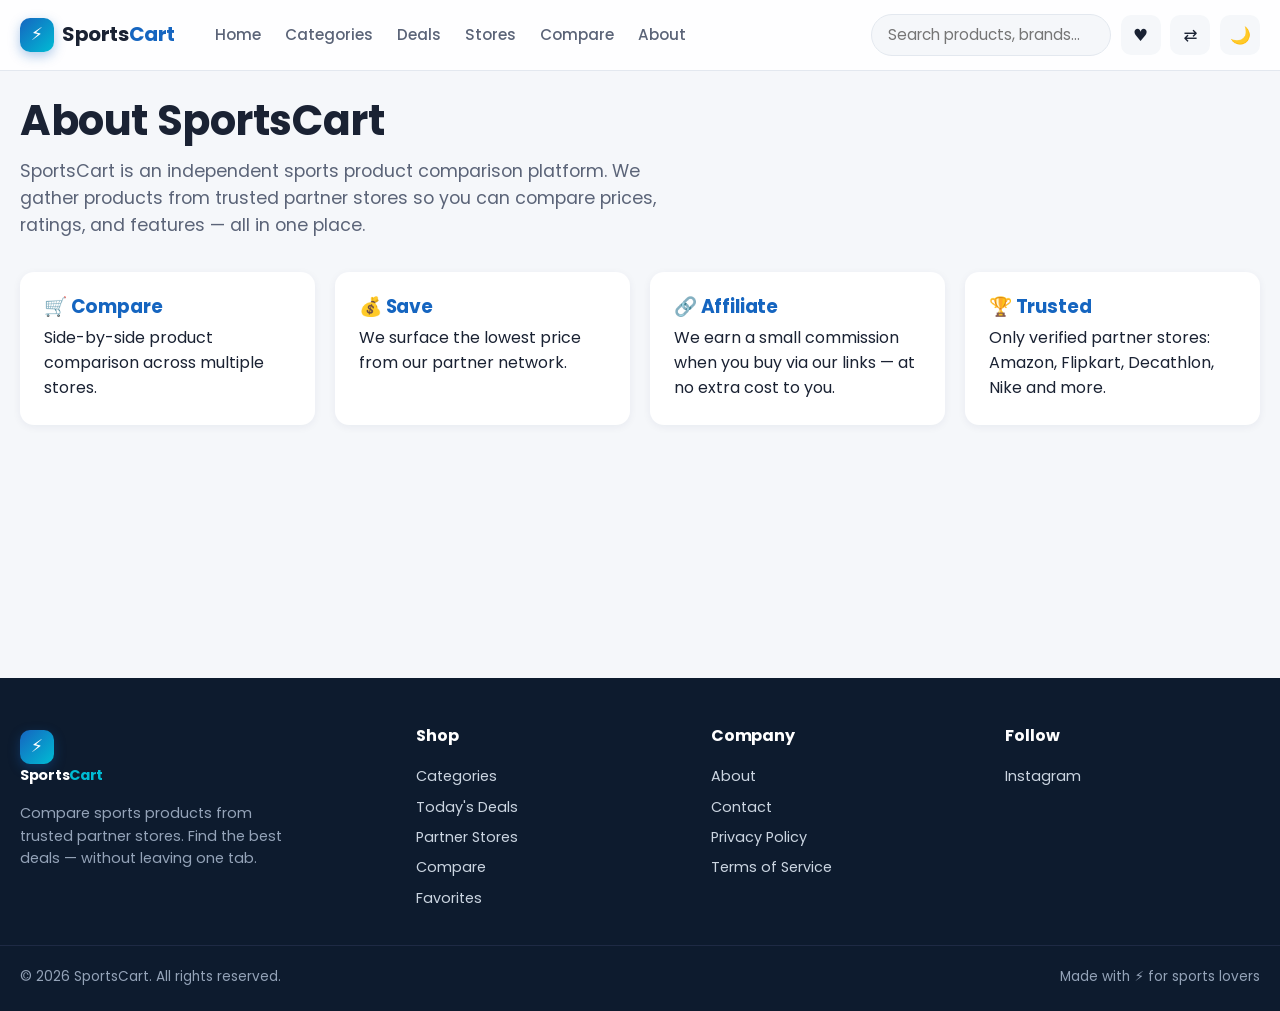
<file: about.html>
<!DOCTYPE html>
<html lang="en">
<head>
<meta charset="UTF-8" /><meta name="viewport" content="width=device-width, initial-scale=1.0" />
<title>About - SportsCart</title>
<meta name="description" content="About SportsCart - your sports product comparison hub." />
<link href="https://fonts.googleapis.com/css2?family=Poppins:wght@300;400;500;600;700;800&display=swap" rel="stylesheet" />
<link rel="stylesheet" href="css/style.css" /><link rel="stylesheet" href="css/navbar.css" />
<link rel="stylesheet" href="css/footer.css" /><link rel="stylesheet" href="css/responsive.css" />
<link rel="stylesheet" href="css/darkmode.css" />
</head>
<body>
<div id="navbarMount"></div>
<main class="container page">
  <h1>About SportsCart</h1>
  <p class="lead">SportsCart is an independent sports product comparison platform. We gather products from trusted partner stores so you can compare prices, ratings, and features — all in one place.</p>
  <div class="info-grid">
    <div class="info-card"><h3>🛒 Compare</h3><p>Side-by-side product comparison across multiple stores.</p></div>
    <div class="info-card"><h3>💰 Save</h3><p>We surface the lowest price from our partner network.</p></div>
    <div class="info-card"><h3>🔗 Affiliate</h3><p>We earn a small commission when you buy via our links — at no extra cost to you.</p></div>
    <div class="info-card"><h3>🏆 Trusted</h3><p>Only verified partner stores: Amazon, Flipkart, Decathlon, Nike and more.</p></div>
  </div>
</main>
<footer class="footer" id="footer"></footer>
<script src="data/categories.js"></script><script src="data/brands.js"></script>
<script src="data/stores.js"></script><script src="data/products.js"></script>
<script src="js/utils.js"></script><script src="js/darkmode.js"></script>
<script src="js/favorites.js"></script><script src="js/compare.js"></script>
<script src="js/app.js"></script>
</body></html>
</file>
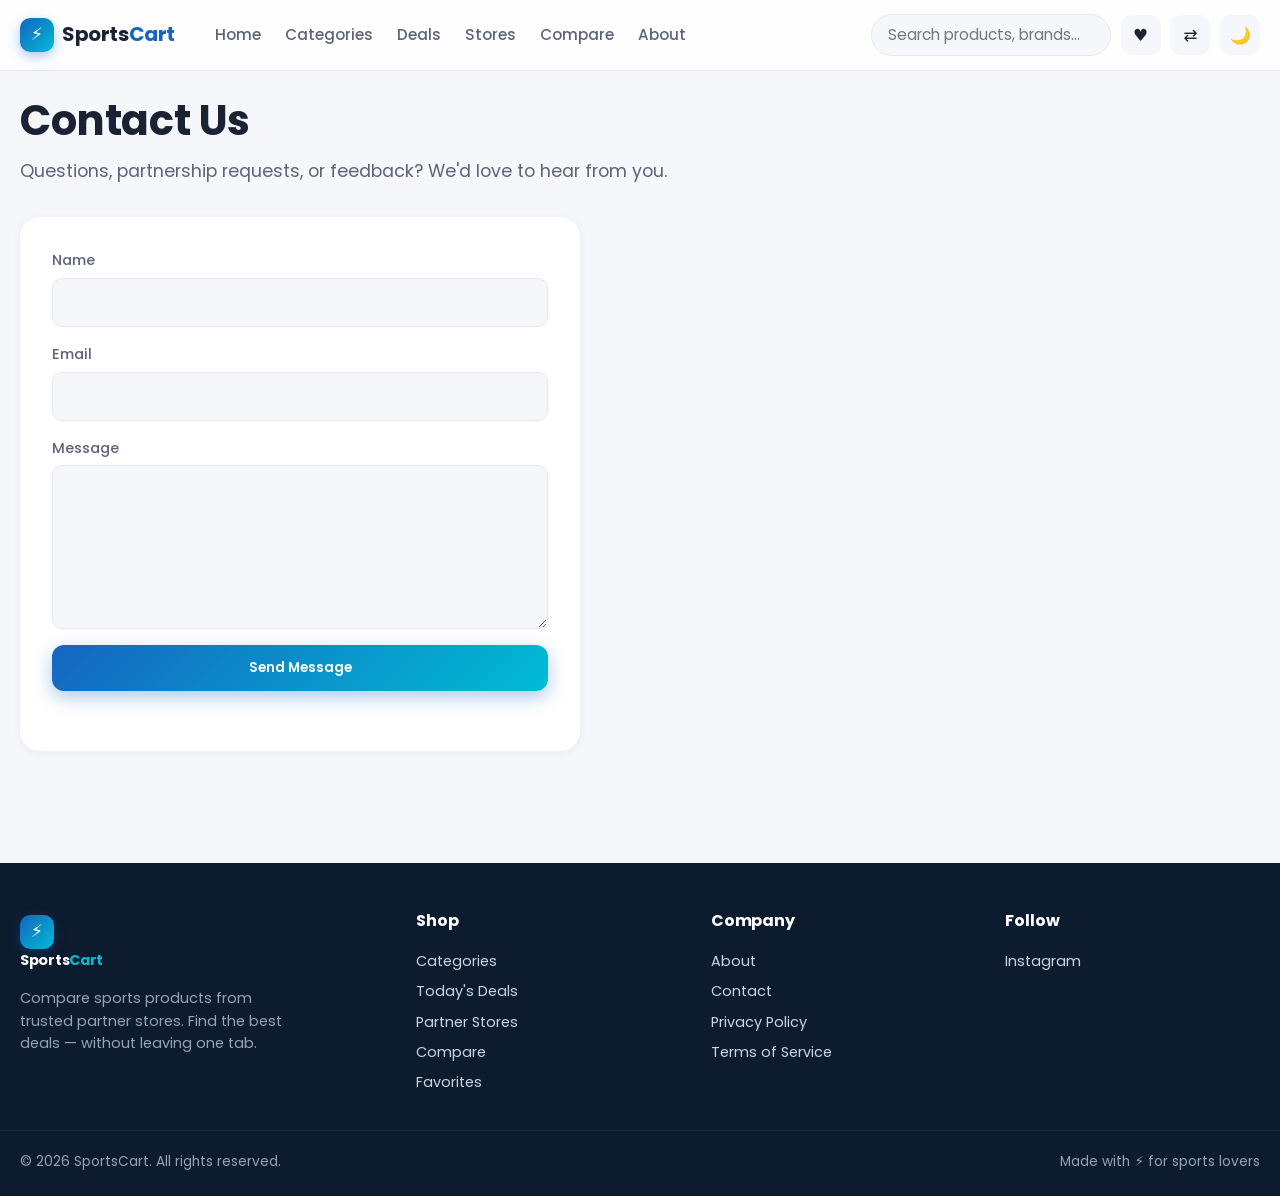
<file: contact.html>
<!DOCTYPE html>
<html lang="en">
<head>
<meta charset="UTF-8" /><meta name="viewport" content="width=device-width, initial-scale=1.0" />
<title>Contact - SportsCart</title>
<link href="https://fonts.googleapis.com/css2?family=Poppins:wght@300;400;500;600;700;800&display=swap" rel="stylesheet" />
<link rel="stylesheet" href="css/style.css" /><link rel="stylesheet" href="css/navbar.css" />
<link rel="stylesheet" href="css/footer.css" /><link rel="stylesheet" href="css/responsive.css" />
<link rel="stylesheet" href="css/darkmode.css" />
</head>
<body>
<div id="navbarMount"></div>
<main class="container page">
  <h1>Contact Us</h1>
  <p class="lead">Questions, partnership requests, or feedback? We'd love to hear from you.</p>
  <form id="contactForm" class="contact-form">
    <label>Name<input type="text" required /></label>
    <label>Email<input type="email" required /></label>
    <label>Message<textarea rows="6" required></textarea></label>
    <button type="submit" class="btn-primary">Send Message</button>
    <p class="form-msg" id="contactMsg"></p>
  </form>
</main>
<footer class="footer" id="footer"></footer>
<script src="data/categories.js"></script><script src="data/stores.js"></script>
<script src="data/products.js"></script><script src="js/utils.js"></script>
<script src="js/darkmode.js"></script><script src="js/favorites.js"></script>
<script src="js/compare.js"></script><script src="js/app.js"></script>
<script>
document.getElementById('contactForm').addEventListener('submit',e=>{
  e.preventDefault();
  document.getElementById('contactMsg').textContent='✅ Thanks! We\'ll get back to you soon.';
  e.target.reset();
});
</script>
</body></html>
</file>
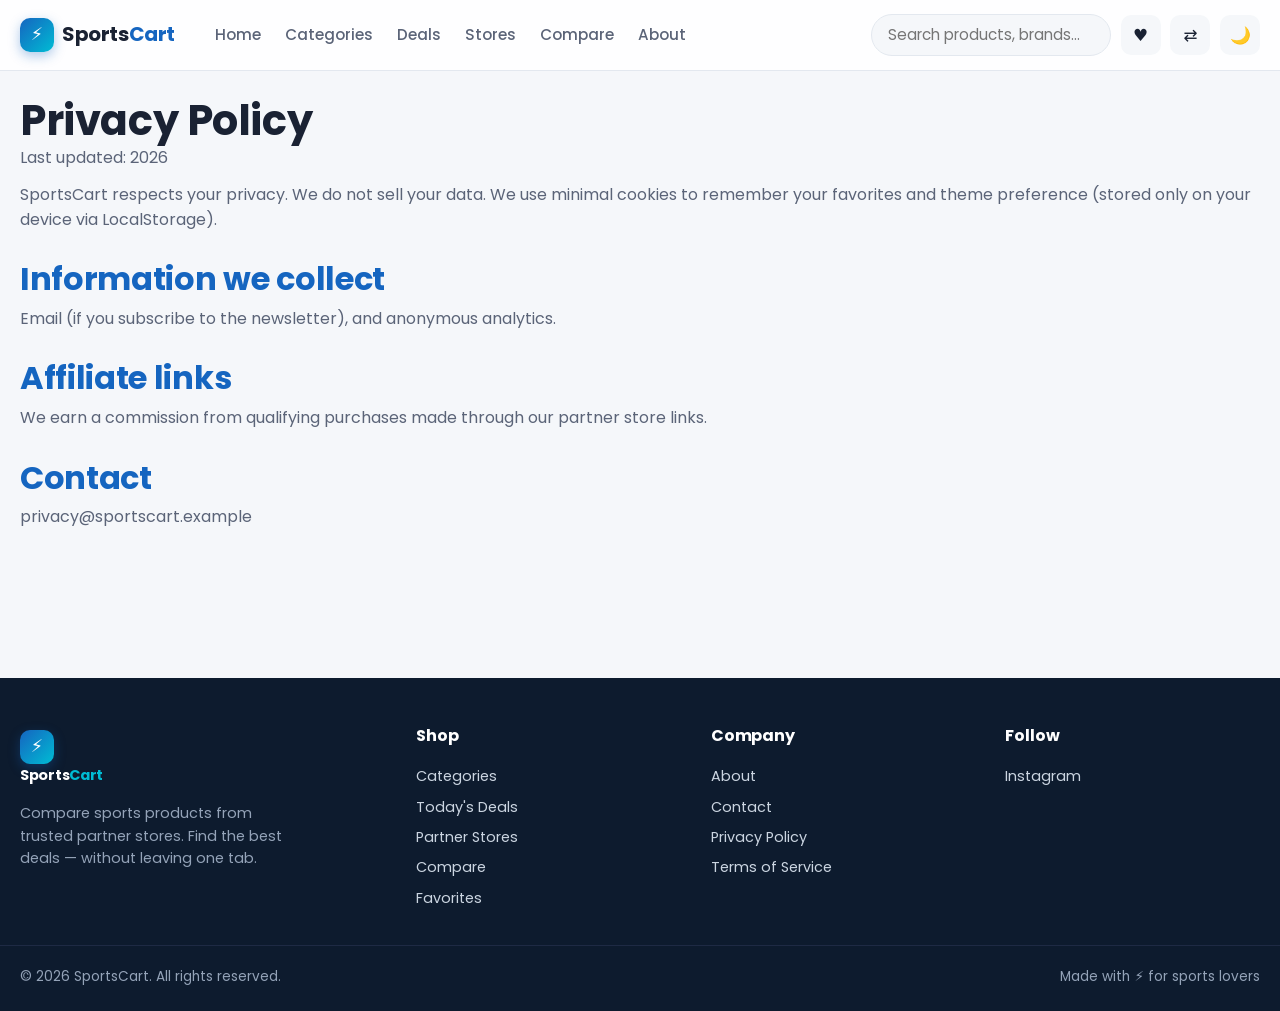
<file: privacy.html>
<!DOCTYPE html><html lang="en"><head><meta charset="UTF-8" />
<meta name="viewport" content="width=device-width, initial-scale=1.0" />
<title>Privacy Policy - SportsCart</title>
<link href="https://fonts.googleapis.com/css2?family=Poppins:wght@300;400;500;600;700;800&display=swap" rel="stylesheet" />
<link rel="stylesheet" href="css/style.css" /><link rel="stylesheet" href="css/navbar.css" />
<link rel="stylesheet" href="css/footer.css" /><link rel="stylesheet" href="css/responsive.css" />
<link rel="stylesheet" href="css/darkmode.css" /></head><body>
<div id="navbarMount"></div>
<main class="container page legal">
<h1>Privacy Policy</h1>
<p>Last updated: 2026</p>
<p>SportsCart respects your privacy. We do not sell your data. We use minimal cookies to remember your favorites and theme preference (stored only on your device via LocalStorage).</p>
<h2>Information we collect</h2><p>Email (if you subscribe to the newsletter), and anonymous analytics.</p>
<h2>Affiliate links</h2><p>We earn a commission from qualifying purchases made through our partner store links.</p>
<h2>Contact</h2><p>privacy@sportscart.example</p>
</main>
<footer class="footer" id="footer"></footer>
<script src="data/categories.js"></script><script src="data/stores.js"></script>
<script src="data/products.js"></script><script src="js/utils.js"></script>
<script src="js/darkmode.js"></script><script src="js/favorites.js"></script>
<script src="js/compare.js"></script><script src="js/app.js"></script>
</body></html>
</file>
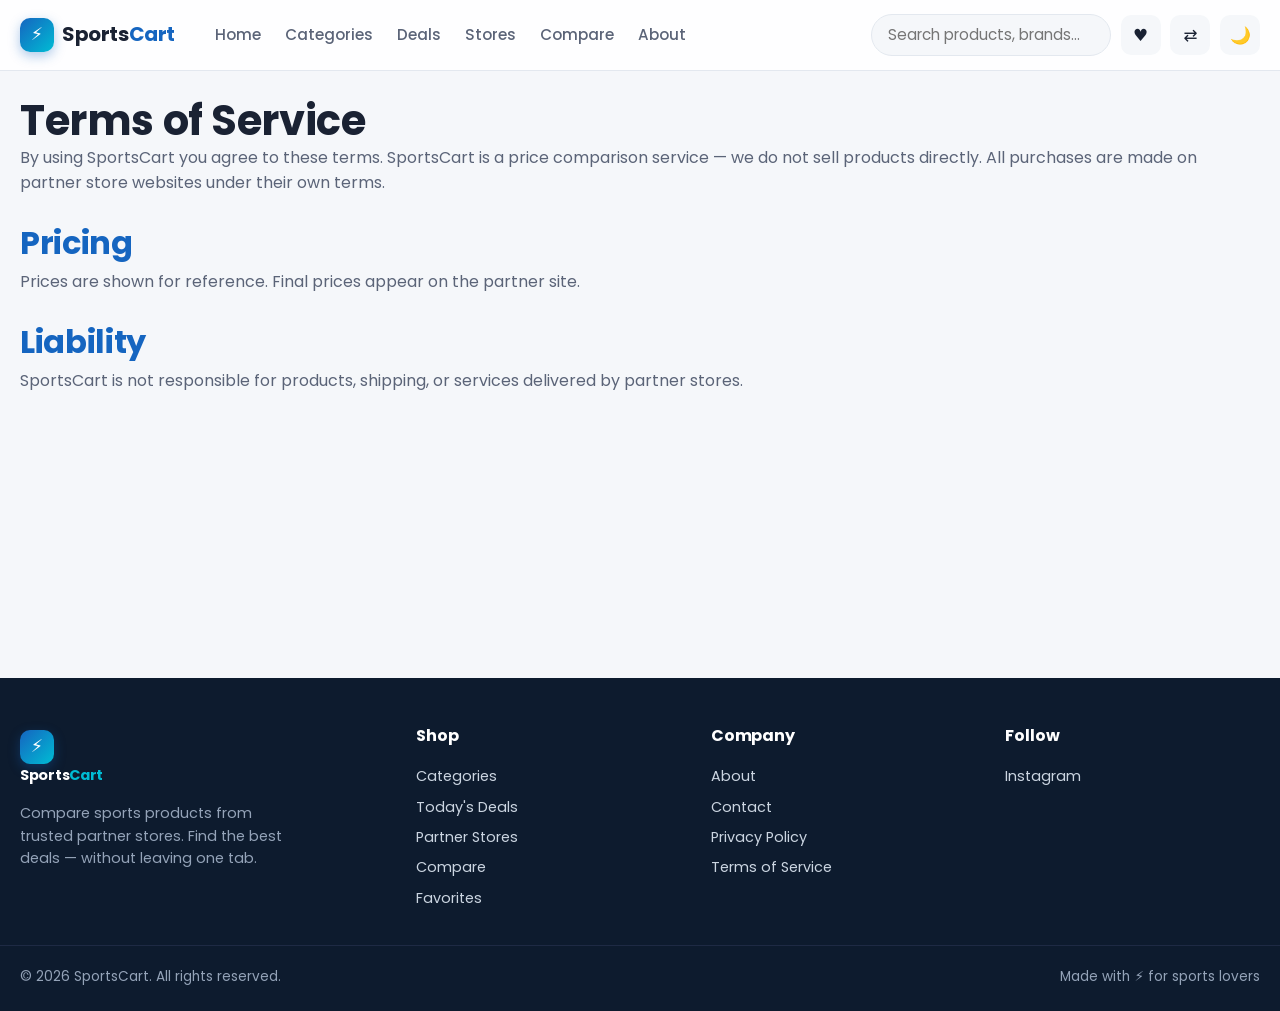
<file: terms.html>
<!DOCTYPE html><html lang="en"><head><meta charset="UTF-8" />
<meta name="viewport" content="width=device-width, initial-scale=1.0" />
<title>Terms of Service - SportsCart</title>
<link href="https://fonts.googleapis.com/css2?family=Poppins:wght@300;400;500;600;700;800&display=swap" rel="stylesheet" />
<link rel="stylesheet" href="css/style.css" /><link rel="stylesheet" href="css/navbar.css" />
<link rel="stylesheet" href="css/footer.css" /><link rel="stylesheet" href="css/responsive.css" />
<link rel="stylesheet" href="css/darkmode.css" /></head><body>
<div id="navbarMount"></div>
<main class="container page legal">
<h1>Terms of Service</h1>
<p>By using SportsCart you agree to these terms. SportsCart is a price comparison service — we do not sell products directly. All purchases are made on partner store websites under their own terms.</p>
<h2>Pricing</h2><p>Prices are shown for reference. Final prices appear on the partner site.</p>
<h2>Liability</h2><p>SportsCart is not responsible for products, shipping, or services delivered by partner stores.</p>
</main>
<footer class="footer" id="footer"></footer>
<script src="data/categories.js"></script><script src="data/stores.js"></script>
<script src="data/products.js"></script><script src="js/utils.js"></script>
<script src="js/darkmode.js"></script><script src="js/favorites.js"></script>
<script src="js/compare.js"></script><script src="js/app.js"></script>
</body></html>
</file>
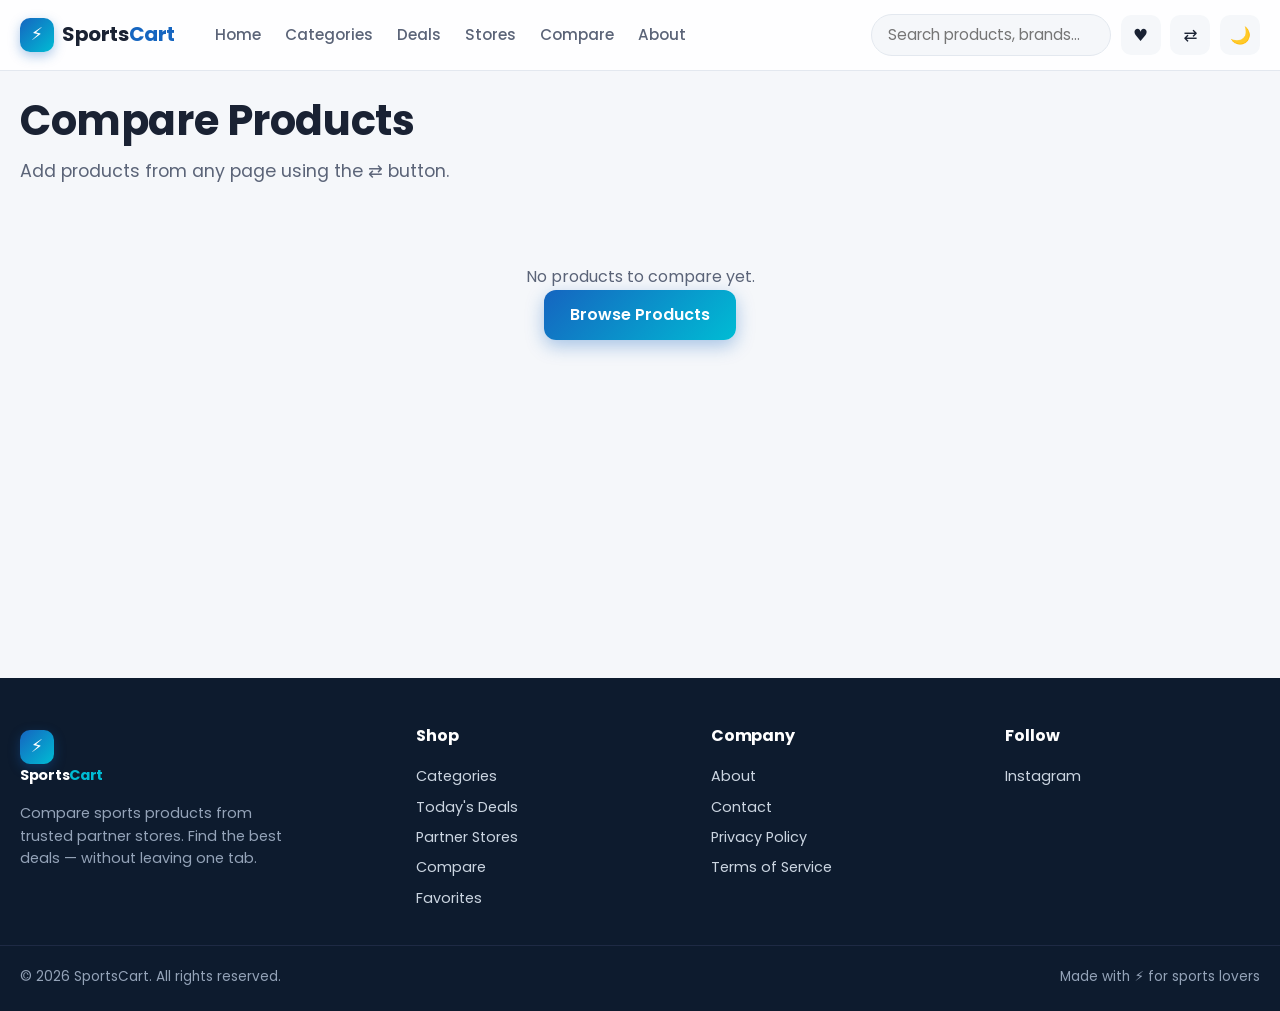
<file: pages/compare.html>
<!DOCTYPE html><html lang="en"><head><meta charset="UTF-8" />
<meta name="viewport" content="width=device-width, initial-scale=1.0" />
<title>Compare - SportsCart</title>
<link href="https://fonts.googleapis.com/css2?family=Poppins:wght@300;400;500;600;700;800&display=swap" rel="stylesheet" />
<link rel="stylesheet" href="../css/style.css" /><link rel="stylesheet" href="../css/navbar.css" />
<link rel="stylesheet" href="../css/footer.css" /><link rel="stylesheet" href="../css/compare.css" />
<link rel="stylesheet" href="../css/responsive.css" /><link rel="stylesheet" href="../css/darkmode.css" />
</head><body>
<div id="navbarMount" data-base="../"></div>
<main class="container page">
  <h1>Compare Products</h1>
  <p class="lead">Add products from any page using the ⇄ button.</p>
  <div id="compareWrap"></div>
</main>
<footer class="footer" id="footer" data-base="../"></footer>
<script src="../data/categories.js"></script><script src="../data/stores.js"></script>
<script src="../data/products.js"></script><script src="../js/utils.js"></script>
<script src="../js/darkmode.js"></script><script src="../js/favorites.js"></script>
<script src="../js/compare.js"></script><script src="../js/app.js"></script>
<script>renderCompareTable('compareWrap','../');</script>
</body></html>
</file>
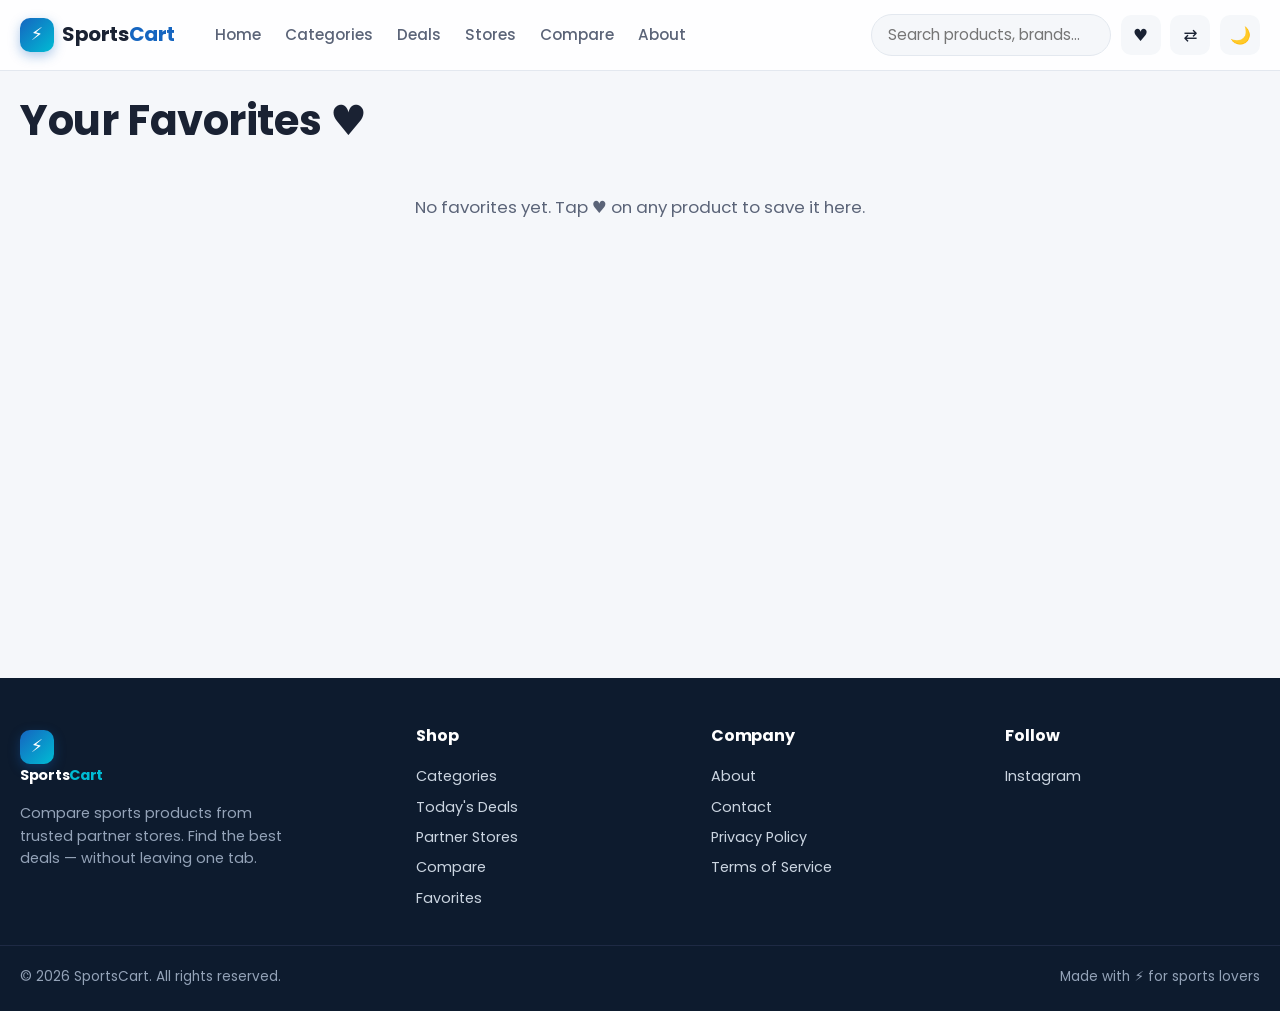
<file: pages/favorites.html>
<!DOCTYPE html><html lang="en"><head><meta charset="UTF-8" />
<meta name="viewport" content="width=device-width, initial-scale=1.0" />
<title>Favorites - SportsCart</title>
<link href="https://fonts.googleapis.com/css2?family=Poppins:wght@300;400;500;600;700;800&display=swap" rel="stylesheet" />
<link rel="stylesheet" href="../css/style.css" /><link rel="stylesheet" href="../css/navbar.css" />
<link rel="stylesheet" href="../css/footer.css" /><link rel="stylesheet" href="../css/cards.css" />
<link rel="stylesheet" href="../css/responsive.css" /><link rel="stylesheet" href="../css/darkmode.css" />
</head><body>
<div id="navbarMount" data-base="../"></div>
<main class="container page">
  <h1>Your Favorites ♥</h1>
  <div class="product-grid" id="favGrid"></div>
  <p id="favEmpty" class="empty-msg" hidden>No favorites yet. Tap ♥ on any product to save it here.</p>
</main>
<footer class="footer" id="footer" data-base="../"></footer>
<script src="../data/categories.js"></script><script src="../data/stores.js"></script>
<script src="../data/products.js"></script><script src="../js/utils.js"></script>
<script src="../js/darkmode.js"></script><script src="../js/favorites.js"></script>
<script src="../js/compare.js"></script><script src="../js/app.js"></script>
<script>renderFavoritesPage('favGrid','favEmpty','../');</script>
</body></html>
</file>
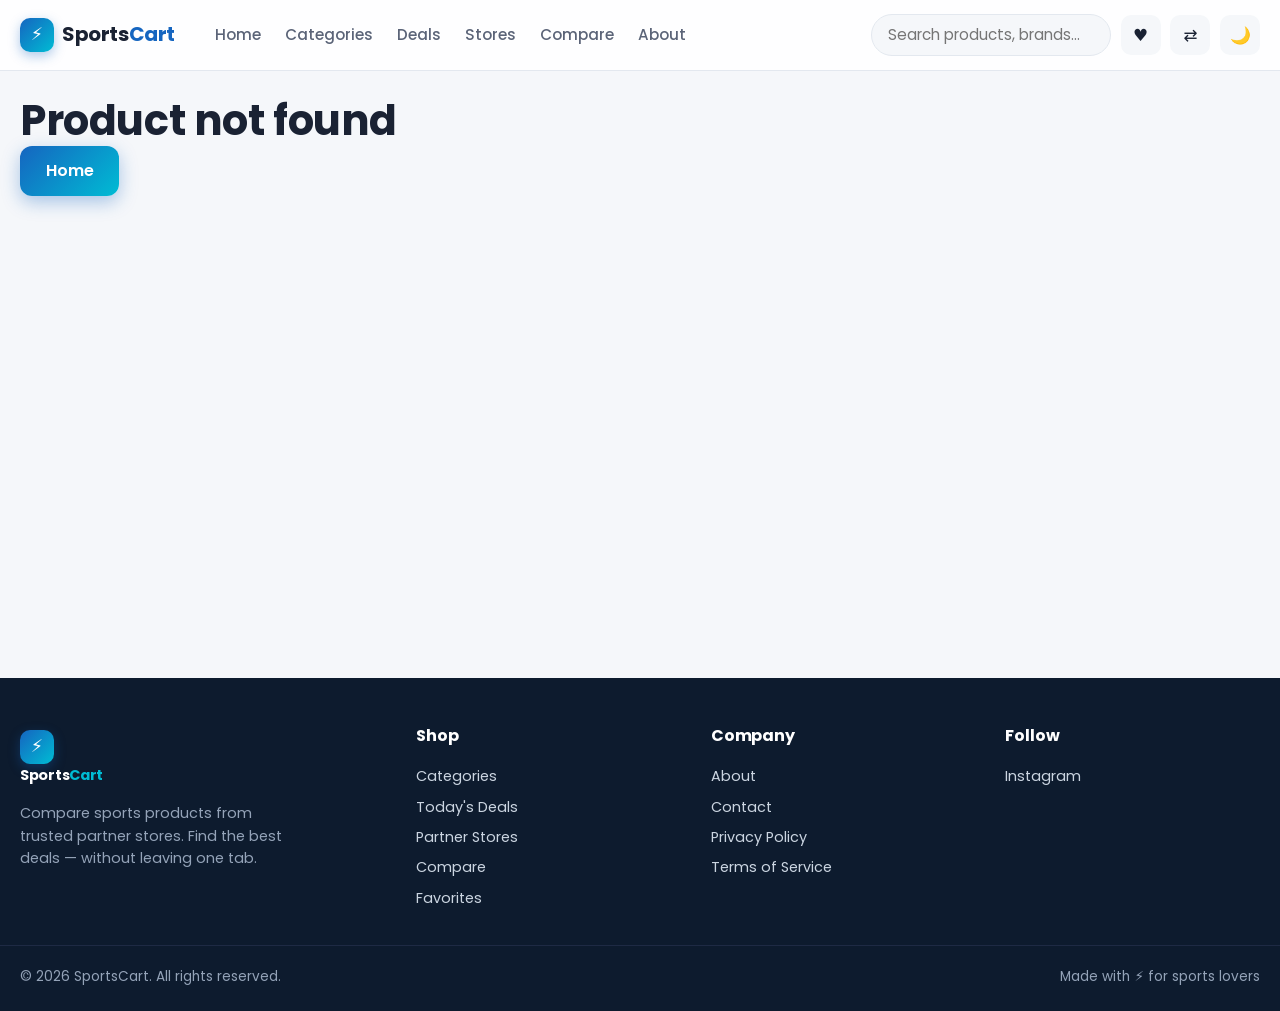
<file: pages/product.html>
<!DOCTYPE html>
<html lang="en"><head><meta charset="UTF-8" />
<meta name="viewport" content="width=device-width, initial-scale=1.0" />
<title>Product - SportsCart</title>
<link href="https://fonts.googleapis.com/css2?family=Poppins:wght@300;400;500;600;700;800&display=swap" rel="stylesheet" />
<link rel="stylesheet" href="../css/style.css" /><link rel="stylesheet" href="../css/navbar.css" />
<link rel="stylesheet" href="../css/footer.css" /><link rel="stylesheet" href="../css/cards.css" />
<link rel="stylesheet" href="../css/product.css" /><link rel="stylesheet" href="../css/responsive.css" />
<link rel="stylesheet" href="../css/darkmode.css" />
</head><body>
<div id="navbarMount" data-base="../"></div>
<main class="container page" id="productPage"></main>
<footer class="footer" id="footer" data-base="../"></footer>

<script src="../data/categories.js"></script><script src="../data/brands.js"></script>
<script src="../data/stores.js"></script><script src="../data/offers.js"></script>
<script src="../data/products.js"></script>
<script src="../js/utils.js"></script><script src="../js/darkmode.js"></script>
<script src="../js/favorites.js"></script><script src="../js/compare.js"></script>
<script src="../js/app.js"></script>
<script>
(function(){
  const id=parseInt(new URLSearchParams(location.search).get('id'),10);
  const p=PRODUCTS.find(x=>x.id===id);
  const wrap=document.getElementById('productPage');
  if(!p){wrap.innerHTML='<h1>Product not found</h1><a href="../index.html" class="btn-primary">Home</a>';return;}
  const stars='★'.repeat(Math.round(p.rating))+'☆'.repeat(5-Math.round(p.rating));
  const related=PRODUCTS.filter(x=>x.category===p.category&&x.id!==p.id).slice(0,4);
  wrap.innerHTML=`
    <a href="javascript:history.back()" class="back-link">← Back</a>
    <div class="product-detail">
      <div class="product-gallery">
        <img src="${p.image}" alt="${p.name}" loading="lazy" />
      </div>
      <div class="product-info">
        <span class="brand-tag">${p.brand}</span>
        <h1>${p.name}</h1>
        <div class="rating-row"><span class="stars">${stars}</span> <span class="rev">${p.rating} (${p.reviews} reviews)</span></div>
        <div class="price-big">₹${p.price.toLocaleString()}</div>
        <p class="desc">${p.description||'High-quality '+p.category+' gear from '+p.brand+'.'}</p>
        <div class="cta-row">
          <a href="${p.affiliateLink}" target="_blank" rel="noopener" class="btn-primary">Visit ${p.store} →</a>
          <button class="btn-ghost" onclick="toggleFavorite(${p.id});location.reload()">♥ Favorite</button>
          <button class="btn-ghost" onclick="toggleCompare(${p.id});location.reload()">⇄ Compare</button>
        </div>
        <div class="store-list">
          <h3>Available at</h3>
          <div class="store-row"><span>${p.store}</span><strong>₹${p.price.toLocaleString()}</strong>
          <a href="${p.affiliateLink}" target="_blank" rel="noopener" class="mini-btn">Buy</a></div>
        </div>
      </div>
    </div>
    <section class="section">
      <div class="section-head"><h2>Related Products</h2></div>
      <div class="product-grid">${related.map(r=>renderProductCard(r,'../')).join('')}</div>
    </section>`;
})();
</script>
</body></html>
</file>
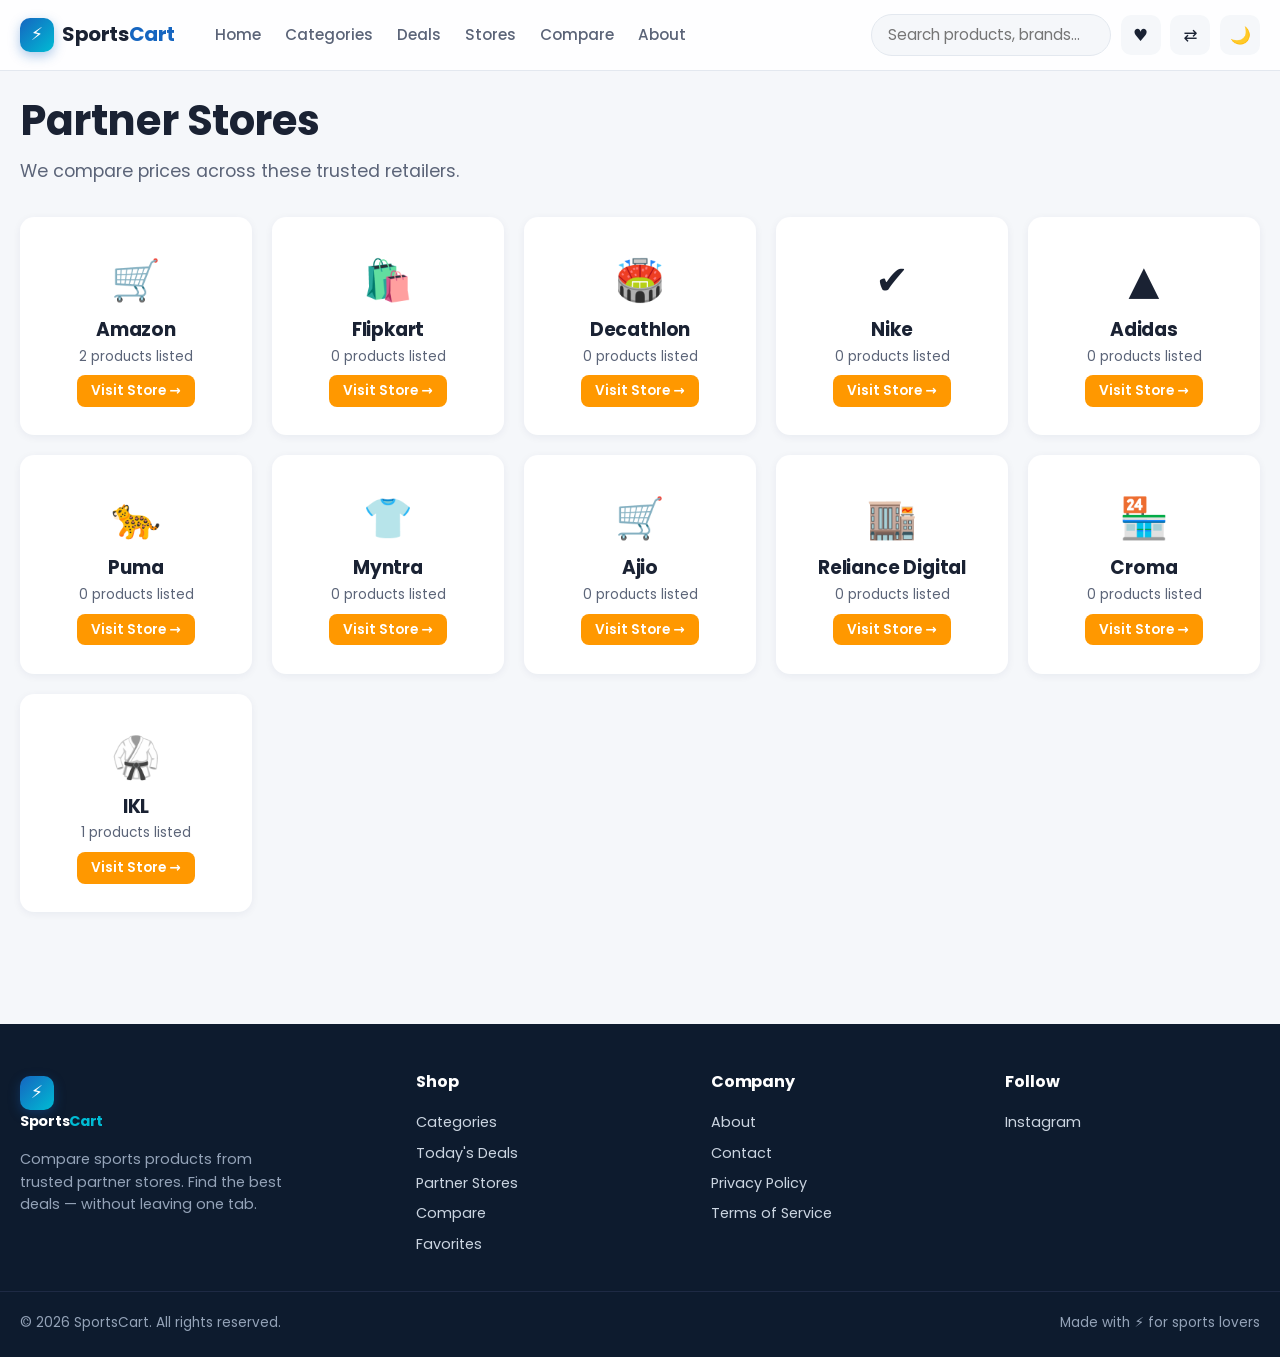
<file: pages/stores.html>
<!DOCTYPE html><html lang="en"><head><meta charset="UTF-8" />
<meta name="viewport" content="width=device-width, initial-scale=1.0" />
<title>Partner Stores - SportsCart</title>
<link href="https://fonts.googleapis.com/css2?family=Poppins:wght@300;400;500;600;700;800&display=swap" rel="stylesheet" />
<link rel="stylesheet" href="../css/style.css" /><link rel="stylesheet" href="../css/navbar.css" />
<link rel="stylesheet" href="../css/footer.css" /><link rel="stylesheet" href="../css/category.css" />
<link rel="stylesheet" href="../css/responsive.css" /><link rel="stylesheet" href="../css/darkmode.css" />
</head><body>
<div id="navbarMount" data-base="../"></div>
<main class="container page">
  <h1>Partner Stores</h1>
  <p class="lead">We compare prices across these trusted retailers.</p>
  <div class="store-grid" id="storesGrid"></div>
</main>
<footer class="footer" id="footer" data-base="../"></footer>
<script src="../data/categories.js"></script><script src="../data/stores.js"></script>
<script src="../data/products.js"></script><script src="../js/utils.js"></script>
<script src="../js/darkmode.js"></script><script src="../js/favorites.js"></script>
<script src="../js/compare.js"></script><script src="../js/stores.js"></script>
<script src="../js/app.js"></script>
</body></html>
</file>
<file: css/style.css>
/* ============ SportsCart Base Styles ============ */
:root{
  --primary:#1565C0;
  --primary-dark:#0D47A1;
  --secondary:#00BCD4;
  --accent:#FF9800;
  --bg:#F5F7FA;
  --surface:#ffffff;
  --text:#1a2233;
  --text-muted:#5b6478;
  --border:#e3e8ef;
  --shadow-sm:0 2px 8px rgba(20,40,80,.06);
  --shadow-md:0 8px 24px rgba(20,40,80,.10);
  --shadow-lg:0 20px 50px rgba(20,40,80,.15);
  --radius:14px;
  --radius-lg:20px;
  --transition:.25s cubic-bezier(.4,0,.2,1);
}
*{box-sizing:border-box;margin:0;padding:0}
html{scroll-behavior:smooth}
body{
  font-family:'Poppins',system-ui,sans-serif;
  background:var(--bg);
  color:var(--text);
  line-height:1.55;
  -webkit-font-smoothing:antialiased;
}
img{max-width:100%;display:block}
a{color:inherit;text-decoration:none;transition:color var(--transition)}
button{font-family:inherit;cursor:pointer;border:none;background:none;color:inherit}
input,select,textarea{font-family:inherit;font-size:.95rem;color:inherit}
h1,h2,h3,h4{font-weight:700;letter-spacing:-.01em;line-height:1.2}
h1{font-size:clamp(1.8rem,4vw,2.6rem)}
h2{font-size:clamp(1.4rem,3vw,2rem)}

.container{max-width:1280px;margin:0 auto;padding:0 1.25rem}

.section{padding:3.5rem 0}
.section-alt{background:linear-gradient(180deg,transparent,rgba(21,101,192,.04))}
.section-head{display:flex;justify-content:space-between;align-items:flex-end;margin-bottom:1.75rem;gap:1rem;flex-wrap:wrap}
.link-more{color:var(--primary);font-weight:600;font-size:.95rem}
.link-more:hover{color:var(--secondary)}

.page{padding-top:6rem;padding-bottom:4rem;min-height:70vh}
.lead{color:var(--text-muted);font-size:1.1rem;margin:.75rem 0 2rem;max-width:60ch}

/* ============ Buttons ============ */
.btn-primary{
  display:inline-block;
  background:linear-gradient(135deg,var(--primary),var(--secondary));
  color:#fff;font-weight:600;
  padding:.8rem 1.6rem;border-radius:12px;
  box-shadow:0 6px 18px rgba(21,101,192,.35);
  transition:transform var(--transition),box-shadow var(--transition);
}
.btn-primary:hover{transform:translateY(-2px);box-shadow:0 10px 24px rgba(21,101,192,.45)}
.btn-ghost{
  display:inline-block;padding:.7rem 1.3rem;border-radius:12px;
  background:rgba(21,101,192,.08);color:var(--primary);font-weight:600;
  transition:background var(--transition);
}
.btn-ghost:hover{background:rgba(21,101,192,.16)}
.mini-btn{
  background:var(--accent);color:#fff;padding:.4rem .9rem;
  border-radius:8px;font-size:.85rem;font-weight:600;
}

/* ============ Info / Forms ============ */
.info-grid{display:grid;grid-template-columns:repeat(auto-fit,minmax(220px,1fr));gap:1.25rem;margin-top:2rem}
.info-card{background:var(--surface);padding:1.5rem;border-radius:var(--radius);box-shadow:var(--shadow-sm);transition:transform var(--transition),box-shadow var(--transition)}
.info-card:hover{transform:translateY(-4px);box-shadow:var(--shadow-md)}
.info-card h3{margin-bottom:.5rem;color:var(--primary)}

.contact-form{display:flex;flex-direction:column;gap:1rem;max-width:560px;background:var(--surface);padding:2rem;border-radius:var(--radius-lg);box-shadow:var(--shadow-sm)}
.contact-form label{display:flex;flex-direction:column;gap:.4rem;font-weight:500;font-size:.9rem;color:var(--text-muted)}
.contact-form input,.contact-form textarea{padding:.75rem 1rem;border:1px solid var(--border);border-radius:10px;background:var(--bg);transition:border-color var(--transition)}
.contact-form input:focus,.contact-form textarea:focus{outline:none;border-color:var(--primary)}
.form-msg{margin-top:.75rem;color:var(--primary);font-weight:500}

/* ============ Newsletter ============ */
.newsletter{
  background:linear-gradient(135deg,var(--primary),var(--primary-dark));
  color:#fff;padding:3rem 0;text-align:center;
}
.newsletter-inner{display:flex;justify-content:space-between;align-items:center;gap:2rem;flex-wrap:wrap;text-align:left}
.newsletter-inner h2{color:#fff}
.newsletter-inner p{color:rgba(255,255,255,.85);margin-top:.25rem}
.newsletter-form{display:flex;gap:.5rem;flex:1;max-width:480px}
.newsletter-form input{flex:1;padding:.85rem 1rem;border:none;border-radius:10px;background:rgba(255,255,255,.95);color:#1a2233}
.newsletter-form button{padding:.85rem 1.5rem;border-radius:10px;background:var(--accent);color:#fff;font-weight:600;transition:transform var(--transition)}
.newsletter-form button:hover{transform:scale(1.05)}

/* ============ Scroll Top ============ */
.scroll-top{
  position:fixed;bottom:1.5rem;right:1.5rem;
  width:46px;height:46px;border-radius:50%;
  background:var(--primary);color:#fff;font-size:1.3rem;
  box-shadow:var(--shadow-md);opacity:0;pointer-events:none;
  transition:opacity var(--transition),transform var(--transition);
  z-index:90;
}
.scroll-top.visible{opacity:1;pointer-events:auto}
.scroll-top:hover{transform:translateY(-3px)}

/* ============ 404 ============ */
.notfound{display:flex;flex-direction:column;align-items:center;justify-content:center;min-height:100vh;text-align:center;gap:1rem;padding:2rem}
.notfound h1{font-size:8rem;background:linear-gradient(135deg,var(--primary),var(--secondary));-webkit-background-clip:text;background-clip:text;color:transparent}

.empty-msg{text-align:center;color:var(--text-muted);padding:3rem 1rem;font-size:1.05rem}

/* ============ Legal pages ============ */
.legal h2{margin:1.75rem 0 .5rem;color:var(--primary)}
.legal p{margin-bottom:.75rem;color:var(--text-muted)}

.page-search{
  width:100%;padding:1rem 1.25rem;border-radius:14px;
  border:1px solid var(--border);background:var(--surface);
  font-size:1rem;margin-bottom:2rem;
}
.page-search:focus{outline:none;border-color:var(--primary);box-shadow:0 0 0 3px rgba(21,101,192,.15)}

.back-link{display:inline-block;margin-bottom:1rem;color:var(--primary);font-weight:500}

/* ============ Animations ============ */
@keyframes fadeUp{from{opacity:0;transform:translateY(20px)}to{opacity:1;transform:none}}
.fade-up{animation:fadeUp .5s ease forwards}
</file>
<file: css/navbar.css>
/* ============ Navbar ============ */
.navbar{
  position:fixed;top:0;left:0;right:0;z-index:100;
  background:rgba(255,255,255,.85);
  backdrop-filter:saturate(180%) blur(14px);
  -webkit-backdrop-filter:saturate(180%) blur(14px);
  border-bottom:1px solid var(--border);
  transition:box-shadow var(--transition);
}
.navbar.scrolled{box-shadow:var(--shadow-sm)}

.nav-container{
  max-width:1280px;margin:0 auto;padding:.85rem 1.25rem;
  display:flex;align-items:center;gap:1.5rem;
}

.logo{display:flex;align-items:center;gap:.5rem;font-weight:700;font-size:1.25rem}
.logo-icon{
  width:34px;height:34px;border-radius:10px;
  background:linear-gradient(135deg,var(--primary),var(--secondary));
  display:grid;place-items:center;color:#fff;font-size:1.1rem;
  box-shadow:0 4px 12px rgba(21,101,192,.35);
}
.logo-text{letter-spacing:-.02em}
.logo-text span{color:var(--primary)}

.nav-menu{display:flex;gap:1.5rem;flex:1;margin-left:1rem}
.nav-menu a{font-weight:500;font-size:.95rem;color:var(--text-muted);position:relative;padding:.25rem 0}
.nav-menu a:hover,.nav-menu a.active{color:var(--primary)}
.nav-menu a.active::after{
  content:'';position:absolute;bottom:-4px;left:0;right:0;height:2px;
  background:linear-gradient(90deg,var(--primary),var(--secondary));border-radius:2px;
}

.nav-actions{display:flex;align-items:center;gap:.6rem}

.search-wrap{position:relative}
.search-wrap input{
  width:240px;padding:.55rem 1rem;border:1px solid var(--border);
  border-radius:999px;background:var(--bg);transition:width var(--transition),border-color var(--transition);
}
.search-wrap input:focus{outline:none;width:300px;border-color:var(--primary)}
.search-results{
  position:absolute;top:calc(100% + 8px);right:0;width:340px;
  background:var(--surface);border-radius:14px;box-shadow:var(--shadow-lg);
  max-height:420px;overflow:auto;display:none;z-index:120;
}
.search-results.open{display:block}
.search-result{
  display:flex;gap:.75rem;padding:.6rem .8rem;
  align-items:center;border-bottom:1px solid var(--border);
  transition:background var(--transition);
}
.search-result:hover{background:var(--bg)}
.search-result img{width:44px;height:44px;border-radius:8px;object-fit:cover;background:var(--bg)}
.search-result .sr-info{flex:1;min-width:0}
.search-result .sr-name{font-weight:600;font-size:.9rem;white-space:nowrap;overflow:hidden;text-overflow:ellipsis}
.search-result .sr-meta{font-size:.75rem;color:var(--text-muted)}

.icon-btn{
  position:relative;width:40px;height:40px;border-radius:10px;
  display:grid;place-items:center;background:var(--bg);
  font-size:1.05rem;transition:background var(--transition),transform var(--transition);
}
.icon-btn:hover{background:rgba(21,101,192,.12);transform:translateY(-2px)}
.badge{
  position:absolute;top:-4px;right:-4px;
  background:var(--accent);color:#fff;font-size:.65rem;font-weight:700;
  min-width:18px;height:18px;border-radius:9px;padding:0 5px;
  display:grid;place-items:center;
}
.badge:empty,.badge[data-zero="true"]{display:none}

.nav-toggle{display:none;flex-direction:column;gap:4px;padding:.4rem}
.nav-toggle span{width:22px;height:2px;background:var(--text);border-radius:1px;transition:transform var(--transition)}
</file>
<file: css/footer.css>
/* ============ Footer ============ */
.footer{
  background:#0d1b2e;color:#cbd5e1;padding:3rem 0 1.5rem;margin-top:3rem;
}
.footer-container{max-width:1280px;margin:0 auto;padding:0 1.25rem;display:grid;grid-template-columns:1.4fr 1fr 1fr 1fr;gap:2.5rem}
.footer h4{color:#fff;margin-bottom:1rem;font-size:1rem}
.footer a{color:#cbd5e1;display:block;padding:.25rem 0;font-size:.9rem;transition:color var(--transition)}
.footer a:hover{color:var(--secondary)}
.footer-about p{font-size:.9rem;color:#94a3b8;margin-top:.75rem;max-width:32ch}
.footer-bottom{max-width:1280px;margin:2rem auto 0;padding:1.25rem 1.25rem 0;border-top:1px solid #1e2a44;display:flex;justify-content:space-between;flex-wrap:wrap;gap:.5rem;font-size:.85rem;color:#94a3b8}
.footer .logo-text{color:#fff}
.footer .logo-text span{color:var(--secondary)}
.footer .logo{color:#fff}
</file>
<file: css/responsive.css>
/* ============ Responsive ============ */
@media (max-width:1024px){
  .footer-container{grid-template-columns:1fr 1fr}
  .product-detail{grid-template-columns:1fr;gap:1.5rem}
}
@media (max-width:768px){
  .nav-menu{
    position:fixed;top:64px;left:0;right:0;
    background:var(--surface);flex-direction:column;
    padding:1rem 1.5rem;gap:.25rem;
    box-shadow:var(--shadow-md);
    transform:translateY(-150%);transition:transform .3s ease;
  }
  .nav-menu.open{transform:translateY(0)}
  .nav-menu a{padding:.75rem 0;border-bottom:1px solid var(--border)}
  .nav-toggle{display:flex}
  .search-wrap input{width:160px}
  .search-wrap input:focus{width:200px}
  .search-results{width:280px}
  .newsletter-inner{flex-direction:column;text-align:center}
  .newsletter-form{width:100%}
}
@media (max-width:560px){
  .product-grid{grid-template-columns:repeat(2,1fr);gap:.75rem}
  .pc-body{padding:.75rem}
  .pc-name{font-size:.85rem}
  .pc-price{font-size:1.05rem}
  .footer-container{grid-template-columns:1fr;gap:1.5rem}
  .search-wrap{display:none}
  .filter-bar{padding:.75rem;gap:.5rem}
  .filter-bar select{min-width:0;flex:1 1 45%}
  .category-grid{grid-template-columns:repeat(2,1fr)}
}
@media (min-width:1600px){
  .container{max-width:1440px}
}
</file>
<file: css/darkmode.css>
/* ============ Dark Mode ============ */
body.dark{
  --bg:#0d1421;
  --surface:#172033;
  --text:#e6ecf3;
  --text-muted:#94a3b8;
  --border:#243049;
  --shadow-sm:0 2px 8px rgba(0,0,0,.3);
  --shadow-md:0 8px 24px rgba(0,0,0,.4);
  --shadow-lg:0 20px 50px rgba(0,0,0,.5);
}
body.dark .navbar{background:rgba(13,20,33,.85);border-color:var(--border)}
body.dark .pc-img{background:linear-gradient(135deg,#1c263b,#172033)}
body.dark .pc-store{background:rgba(23,32,51,.95);color:var(--secondary)}
body.dark .icon-btn{background:#1c263b}
body.dark .icon-btn:hover{background:#243049}
body.dark .section-alt{background:linear-gradient(180deg,transparent,rgba(0,188,212,.04))}
body.dark .filter-bar select,
body.dark .contact-form input,
body.dark .contact-form textarea,
body.dark .page-search,
body.dark .search-wrap input{background:var(--bg);color:var(--text);border-color:var(--border)}
body.dark .nav-toggle span{background:var(--text)}
body.dark .compare-table th{background:#0d1421}
body.dark .compare-remove{background:#2a1518;color:#ff8a80}
body.dark .footer{background:#070c17}
</file>
<file: css/compare.css>
/* ============ Compare Page ============ */
.compare-empty{text-align:center;padding:3rem;color:var(--text-muted)}
.compare-table-wrap{overflow-x:auto;background:var(--surface);border-radius:var(--radius-lg);box-shadow:var(--shadow-sm);padding:1rem}
.compare-table{width:100%;border-collapse:collapse;min-width:700px}
.compare-table th,.compare-table td{padding:1rem;text-align:left;border-bottom:1px solid var(--border);vertical-align:top}
.compare-table th{background:var(--bg);font-size:.85rem;text-transform:uppercase;letter-spacing:.05em;color:var(--text-muted);position:sticky;left:0}
.compare-table .ct-img img{width:120px;height:120px;object-fit:cover;border-radius:10px;background:var(--bg)}
.compare-table .ct-price{font-size:1.2rem;font-weight:700;color:var(--primary)}
.compare-table .ct-price.lowest{color:var(--accent)}
.compare-table .ct-price.lowest::after{content:' ⚡ LOWEST';font-size:.65rem;background:var(--accent);color:#fff;padding:2px 6px;border-radius:4px;margin-left:.25rem;vertical-align:middle}
.compare-remove{background:var(--bg);border-radius:8px;padding:.4rem .8rem;font-size:.8rem;color:#c0392b;font-weight:600;margin-top:.5rem}
.compare-remove:hover{background:#fde8e6}
</file>
<file: css/cards.css>
/* ============ Product Cards ============ */
.product-grid{display:grid;grid-template-columns:repeat(auto-fill,minmax(240px,1fr));gap:1.25rem}

.product-card{
  background:var(--surface);border-radius:var(--radius);overflow:hidden;
  box-shadow:var(--shadow-sm);transition:transform var(--transition),box-shadow var(--transition);
  display:flex;flex-direction:column;position:relative;
}
.product-card:hover{transform:translateY(-6px);box-shadow:var(--shadow-md)}

.pc-img{position:relative;aspect-ratio:1/1;overflow:hidden;background:linear-gradient(135deg,#eef2f9,#f8fafd)}
.pc-img img{width:100%;height:100%;object-fit:cover;transition:transform .5s ease}
.product-card:hover .pc-img img{transform:scale(1.06)}

.pc-store{
  position:absolute;top:.6rem;left:.6rem;
  background:rgba(255,255,255,.95);padding:.25rem .6rem;
  border-radius:999px;font-size:.7rem;font-weight:600;color:var(--primary);
  box-shadow:var(--shadow-sm);
}
.pc-deal{
  position:absolute;top:.6rem;right:.6rem;
  background:var(--accent);color:#fff;padding:.25rem .55rem;
  border-radius:6px;font-size:.7rem;font-weight:700;
}

.pc-actions{position:absolute;top:.6rem;right:.6rem;display:flex;flex-direction:column;gap:.4rem}
.pc-actions button{
  width:34px;height:34px;border-radius:10px;background:rgba(255,255,255,.95);
  display:grid;place-items:center;font-size:.95rem;
  box-shadow:var(--shadow-sm);transition:transform var(--transition),background var(--transition);
}
.pc-actions button:hover{transform:scale(1.1)}
.pc-actions button.active{background:var(--accent);color:#fff}

.pc-body{padding:1rem;display:flex;flex-direction:column;gap:.4rem;flex:1}
.pc-brand{font-size:.72rem;text-transform:uppercase;letter-spacing:.06em;color:var(--text-muted);font-weight:600}
.pc-name{font-size:.95rem;font-weight:600;line-height:1.35;min-height:2.7em;display:-webkit-box;-webkit-line-clamp:2;-webkit-box-orient:vertical;overflow:hidden}
.pc-rating{display:flex;align-items:center;gap:.3rem;font-size:.78rem;color:var(--text-muted)}
.pc-rating .stars{color:#f5b400;letter-spacing:1px}
.pc-price{font-size:1.25rem;font-weight:700;color:var(--primary);margin-top:.25rem}
.pc-old{font-size:.85rem;color:var(--text-muted);text-decoration:line-through;margin-left:.4rem;font-weight:500}
.pc-btn{
  margin-top:.6rem;background:linear-gradient(135deg,var(--primary),var(--secondary));
  color:#fff;font-weight:600;padding:.6rem;border-radius:10px;text-align:center;
  transition:opacity var(--transition);font-size:.9rem;
}
.pc-btn:hover{opacity:.92}

.brand-strip,.store-strip{
  display:grid;grid-template-columns:repeat(auto-fit,minmax(140px,1fr));gap:1rem;
}
.brand-chip,.store-chip{
  background:var(--surface);padding:1rem;border-radius:var(--radius);
  text-align:center;font-weight:600;box-shadow:var(--shadow-sm);
  transition:transform var(--transition),box-shadow var(--transition);
}
.brand-chip:hover,.store-chip:hover{transform:translateY(-4px);box-shadow:var(--shadow-md);color:var(--primary)}
.store-chip .store-emoji,.brand-chip .brand-emoji{font-size:1.5rem;display:block;margin-bottom:.4rem}
</file>
<file: css/product.css>
/* ============ Product Detail Page ============ */
.product-detail{display:grid;grid-template-columns:1fr 1fr;gap:3rem;background:var(--surface);padding:2rem;border-radius:var(--radius-lg);box-shadow:var(--shadow-sm)}
.product-gallery img{width:100%;border-radius:var(--radius);background:var(--bg);aspect-ratio:1/1;object-fit:cover}
.product-info .brand-tag{display:inline-block;background:rgba(21,101,192,.1);color:var(--primary);padding:.25rem .75rem;border-radius:999px;font-size:.75rem;font-weight:600;text-transform:uppercase;letter-spacing:.05em;margin-bottom:.75rem}
.product-info h1{margin-bottom:.75rem}
.rating-row{display:flex;align-items:center;gap:.5rem;margin-bottom:1rem;color:var(--text-muted);font-size:.9rem}
.rating-row .stars{color:#f5b400;font-size:1.05rem}
.price-big{font-size:2.4rem;font-weight:700;color:var(--primary);margin-bottom:1rem}
.product-info .desc{color:var(--text-muted);margin-bottom:1.5rem;line-height:1.7}
.cta-row{display:flex;gap:.75rem;flex-wrap:wrap;margin-bottom:2rem}
.store-list{background:var(--bg);padding:1.25rem;border-radius:var(--radius)}
.store-list h3{margin-bottom:.75rem;font-size:1rem}
.store-row{display:flex;align-items:center;gap:1rem;padding:.5rem 0}
.store-row span{flex:1;font-weight:500}
</file>
<file: css/category.css>
/* ============ Categories & Filters ============ */
.category-grid{display:grid;grid-template-columns:repeat(auto-fill,minmax(150px,1fr));gap:1rem}
.cat-card{
  background:var(--surface);border-radius:var(--radius);padding:1.25rem 1rem;
  text-align:center;box-shadow:var(--shadow-sm);
  transition:transform var(--transition),box-shadow var(--transition);
}
.cat-card:hover{transform:translateY(-5px);box-shadow:var(--shadow-md)}
.cat-emoji{font-size:2rem;display:block;margin-bottom:.5rem}
.cat-card h3{font-size:.95rem;color:var(--text)}
.cat-card span{font-size:.75rem;color:var(--text-muted)}

.filter-bar{
  display:flex;gap:.75rem;flex-wrap:wrap;margin-bottom:2rem;
  background:var(--surface);padding:1rem;border-radius:14px;box-shadow:var(--shadow-sm);
}
.filter-bar select{
  flex:1;min-width:160px;padding:.6rem .85rem;border:1px solid var(--border);
  border-radius:10px;background:var(--bg);font-weight:500;
}
.filter-bar select:focus{outline:none;border-color:var(--primary)}

.store-grid{display:grid;grid-template-columns:repeat(auto-fill,minmax(200px,1fr));gap:1.25rem}
.store-card{
  background:var(--surface);padding:2rem 1rem;text-align:center;
  border-radius:var(--radius);box-shadow:var(--shadow-sm);
  transition:transform var(--transition),box-shadow var(--transition);
}
.store-card:hover{transform:translateY(-5px);box-shadow:var(--shadow-md)}
.store-card .emoji{font-size:2.5rem;display:block;margin-bottom:.5rem}
.store-card h3{margin-bottom:.25rem}
.store-card p{font-size:.85rem;color:var(--text-muted);margin-bottom:.75rem}
</file>
